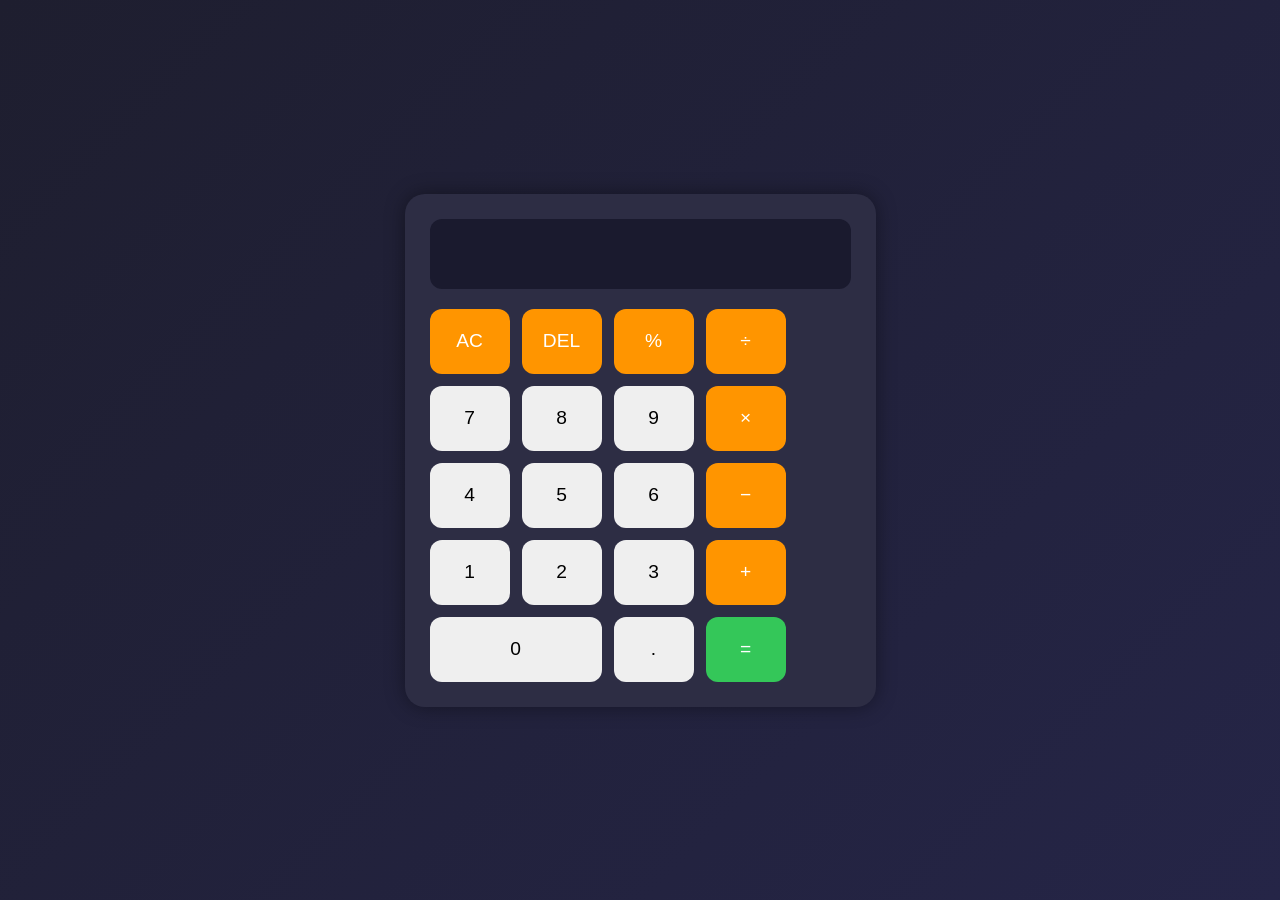
<file: MeetUpadhye_Task1_Calculator/index.html>
<!DOCTYPE html>
<html lang="en">
<head>
    <meta charset="UTF-8">
    <meta name="viewport" content="width=device-width, initial-scale=1.0">
    <title>Calculator</title>
    <link rel="stylesheet" href="style.css">
</head>
<body>

<div class="calculator">

    <input type="text" id="display" readonly>

    <div class="buttons">

        <button class="operator" onclick="clearDisplay()">AC</button>
        <button class="operator" onclick="deleteLast()">DEL</button>
        <button class="operator" onclick="appendValue('%')">%</button>
        <button class="operator" onclick="appendValue('/')">÷</button>

        <button onclick="appendValue('7')">7</button>
        <button onclick="appendValue('8')">8</button>
        <button onclick="appendValue('9')">9</button>
        <button class="operator" onclick="appendValue('*')">×</button>

        <button onclick="appendValue('4')">4</button>
        <button onclick="appendValue('5')">5</button>
        <button onclick="appendValue('6')">6</button>
        <button class="operator" onclick="appendValue('-')">−</button>

        <button onclick="appendValue('1')">1</button>
        <button onclick="appendValue('2')">2</button>
        <button onclick="appendValue('3')">3</button>
        <button class="operator" onclick="appendValue('+')">+</button>

        <button class="zero" onclick="appendValue('0')">0</button>
        <button onclick="appendValue('.')">.</button>
        <button class="equal" onclick="calculate()">=</button>

    </div>

</div>

<script src="script.js"></script>

</body>
</html>
</file>
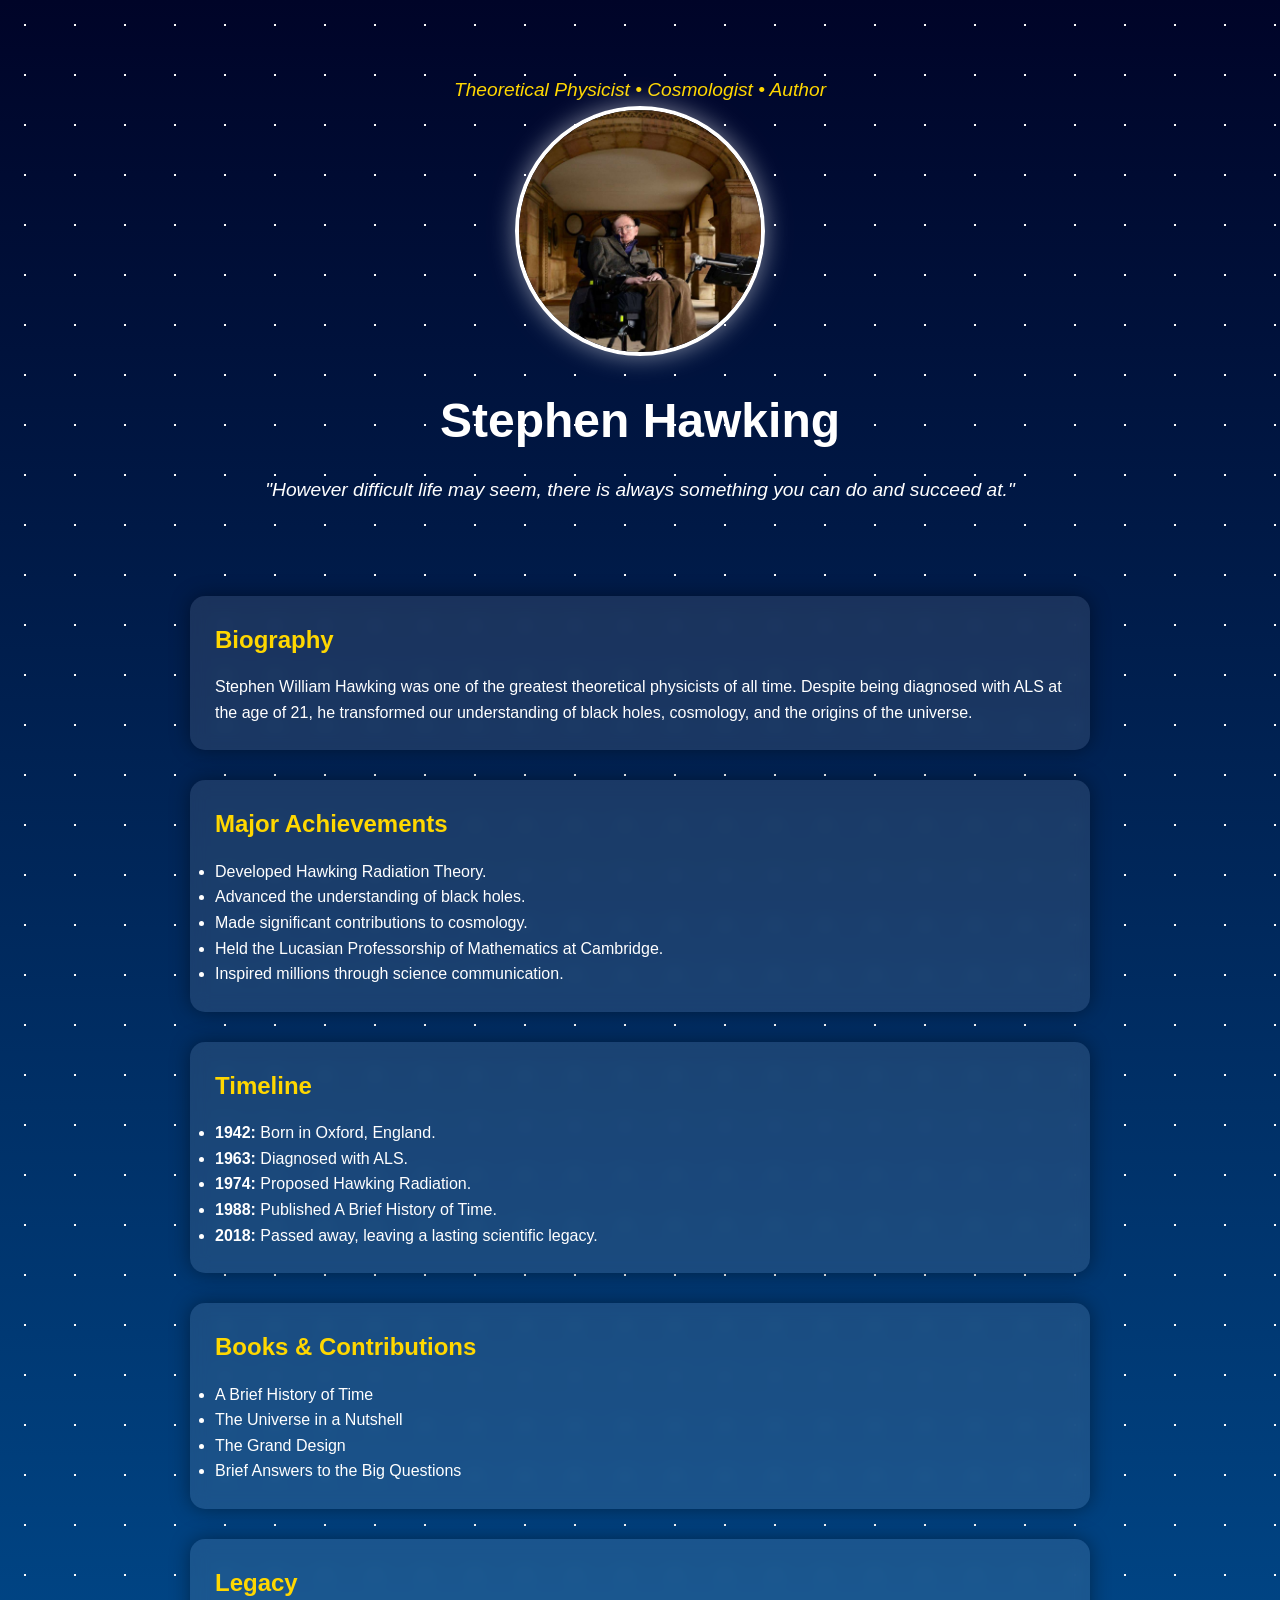
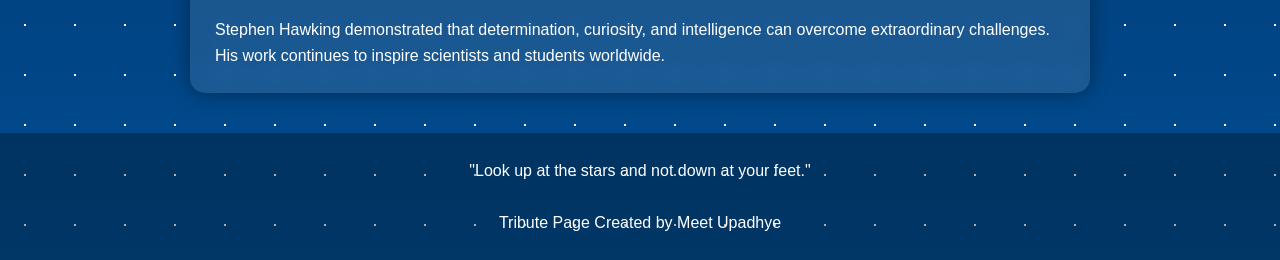
<file: MeetUpadhye_Task2_TributePage/index.html>
<!DOCTYPE html>
<html lang="en">

<head>
    <meta charset="UTF-8">
    <meta name="viewport" content="width=device-width, initial-scale=1.0">
    <title>Stephen Hawking Tribute Page</title>
    <link rel="stylesheet" href="style.css">
</head>

<body>

    <header class="hero">
        <p class="subtitle">
            Theoretical Physicist • Cosmologist • Author
        </p>
        <img src="images/stephen_hawking.jpg" alt="Stephen Hawking">
        <h1>Stephen Hawking</h1>
        <p>"However difficult life may seem, there is always something you can do and succeed at."</p>
    </header>

    <section class="card">
        <h2>Biography</h2>
        <p>
            Stephen William Hawking was one of the greatest theoretical physicists
            of all time. Despite being diagnosed with ALS at the age of 21, he
            transformed our understanding of black holes, cosmology, and the
            origins of the universe.
        </p>
    </section>

    <section class="card">
        <h2>Major Achievements</h2>

        <ul>
            <li>Developed Hawking Radiation Theory.</li>
            <li>Advanced the understanding of black holes.</li>
            <li>Made significant contributions to cosmology.</li>
            <li>Held the Lucasian Professorship of Mathematics at Cambridge.</li>
            <li>Inspired millions through science communication.</li>
        </ul>
    </section>
    <section class="card">
        <h2>Timeline</h2>

        <ul>
            <li><strong>1942:</strong> Born in Oxford, England.</li>
            <li><strong>1963:</strong> Diagnosed with ALS.</li>
            <li><strong>1974:</strong> Proposed Hawking Radiation.</li>
            <li><strong>1988:</strong> Published A Brief History of Time.</li>
            <li><strong>2018:</strong> Passed away, leaving a lasting scientific legacy.</li>
        </ul>
    </section>

    <section class="card">
        <h2>Books & Contributions</h2>

        <ul>
            <li>A Brief History of Time</li>
            <li>The Universe in a Nutshell</li>
            <li>The Grand Design</li>
            <li>Brief Answers to the Big Questions</li>
        </ul>
    </section>

    <section class="card">
        <h2>Legacy</h2>

        <p>
            Stephen Hawking demonstrated that determination, curiosity,
            and intelligence can overcome extraordinary challenges.
            His work continues to inspire scientists and students worldwide.
        </p>
    </section>

    <footer>
        <p>
            "Look up at the stars and not down at your feet."
        </p>

        <br>

        Tribute Page Created by Meet Upadhye
    </footer>

</body>

</html>
</file>
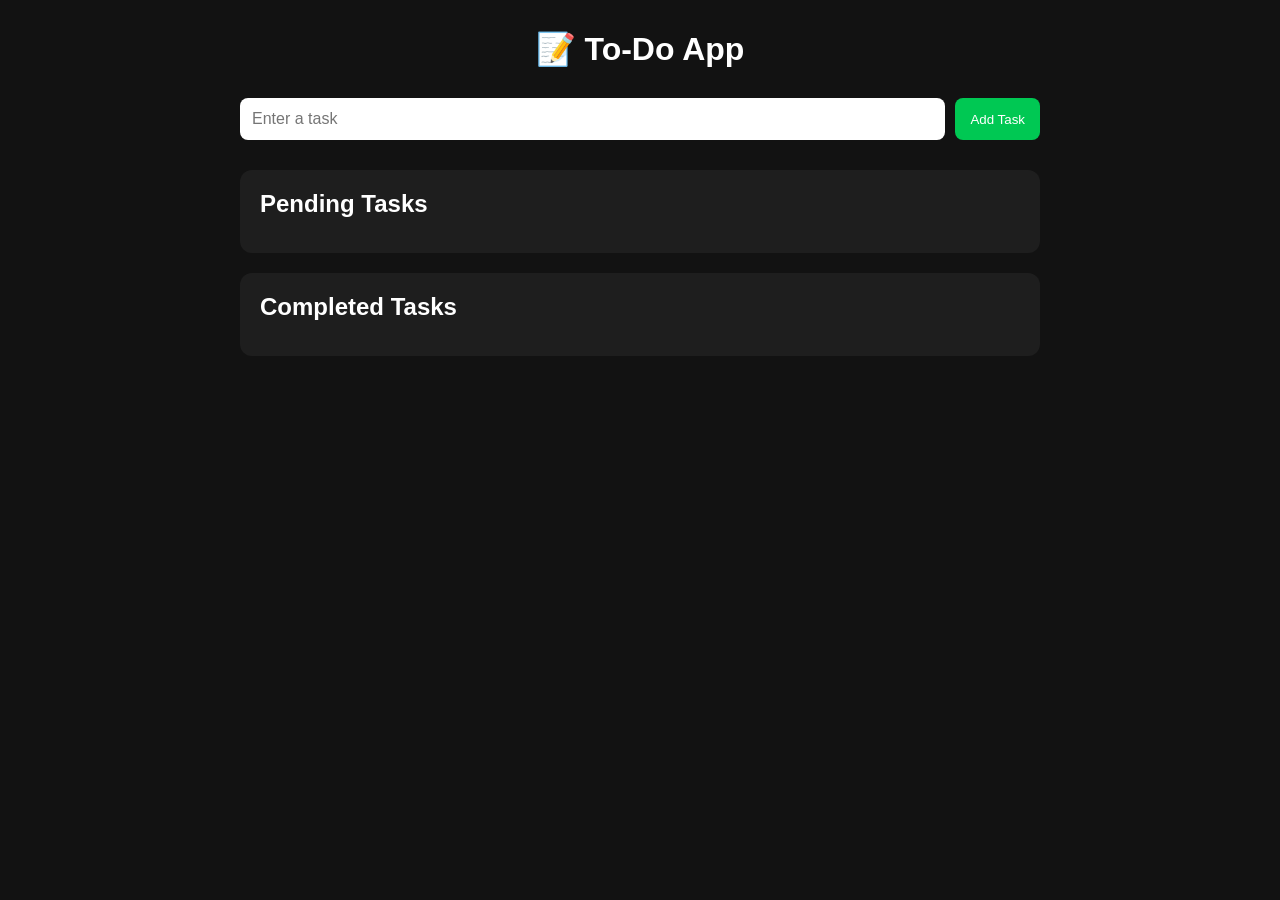
<file: MeetUpadhye_Task3_TodoApp/index.html>
<!DOCTYPE html>
<html lang="en">
<head>
    <meta charset="UTF-8">
    <meta name="viewport" content="width=device-width, initial-scale=1.0">
    <title>To-Do App</title>
    <link rel="stylesheet" href="style.css">
</head>
<body>

    <div class="container">

        <h1>📝 To-Do App</h1>

        <div class="input-section">
            <input type="text" id="taskInput" placeholder="Enter a task">
            <button onclick="addTask()">Add Task</button>
        </div>

        <div class="task-section">
            <h2>Pending Tasks</h2>
            <ul id="pendingTasks"></ul>
        </div>

        <div class="task-section">
            <h2>Completed Tasks</h2>
            <ul id="completedTasks"></ul>
        </div>

    </div>

    <script src="script.js"></script>

</body>
</html>
</file>
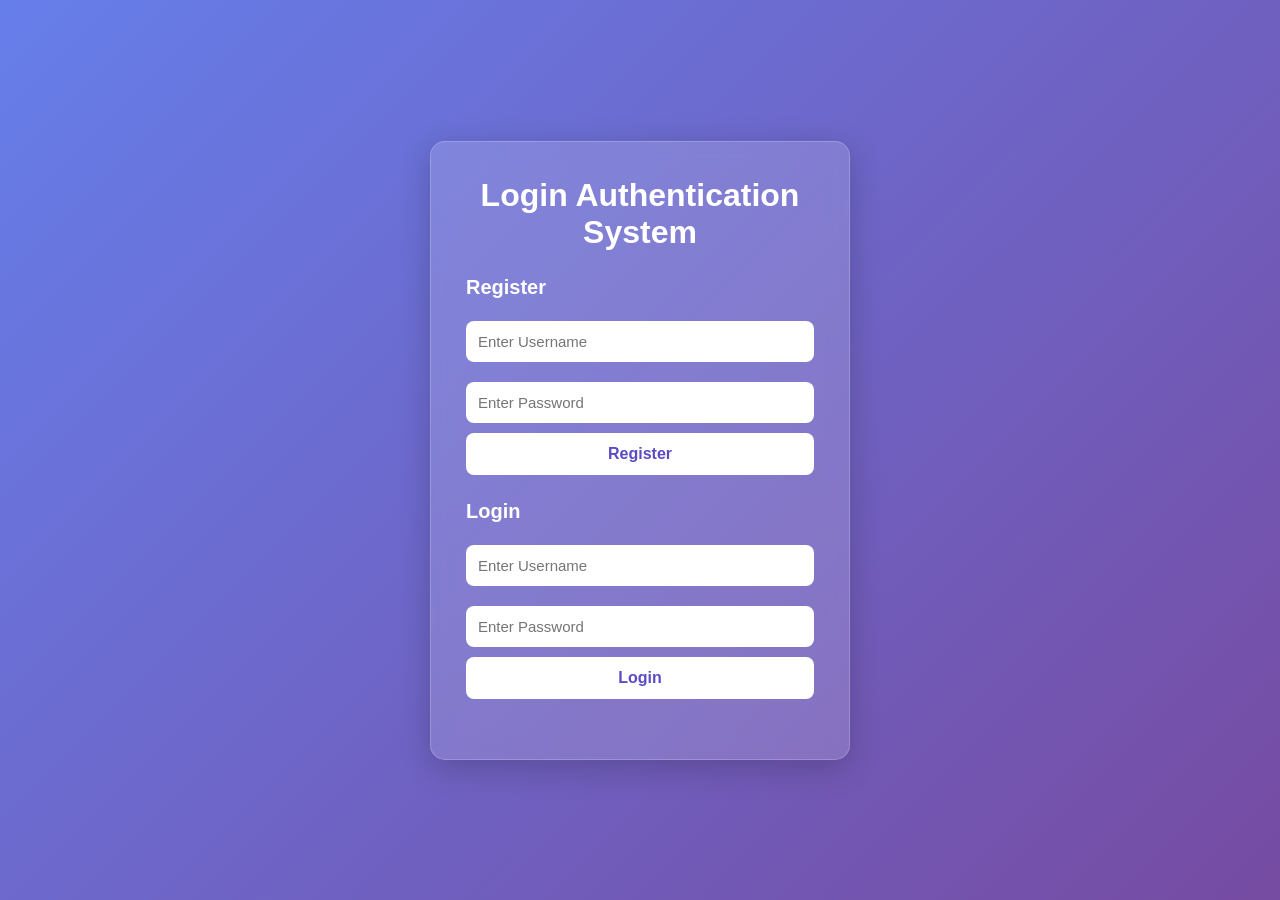
<file: MeetUpadhye_Task4_LoginAuthentication/index.html>
<!DOCTYPE html>
<html lang="en">
<head>
    <meta charset="UTF-8">
    <meta name="viewport" content="width=device-width, initial-scale=1.0">
    <title>Login Authentication System</title>
    <link rel="stylesheet" href="style.css">
</head>
<body>

    <div class="container">

        <h1>Login Authentication System</h1>

        <div class="section">
            <h2>Register</h2>

            <input type="text" id="regUsername" placeholder="Enter Username">

            <input type="password" id="regPassword" placeholder="Enter Password">

            <button onclick="registerUser()">Register</button>
        </div>

        <div class="section">
            <h2>Login</h2>

            <input type="text" id="loginUsername" placeholder="Enter Username">

            <input type="password" id="loginPassword" placeholder="Enter Password">

            <button onclick="loginUser()">Login</button>
        </div>

    </div>

    <script src="script.js"></script>

</body>
</html>
</file>
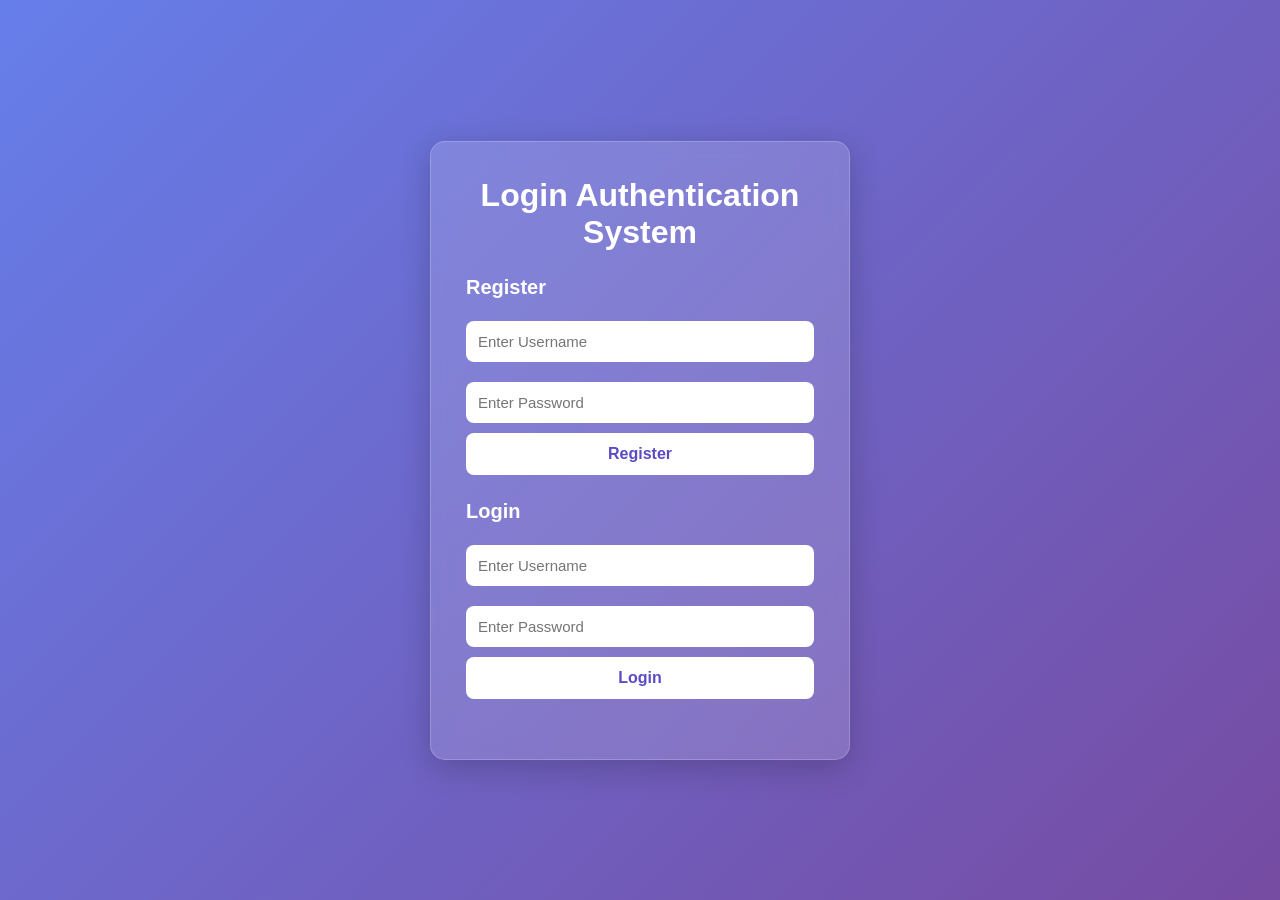
<file: MeetUpadhye_Task4_LoginAuthentication/dashboard.html>
<!DOCTYPE html>
<html lang="en">

<head>
    <meta charset="UTF-8">
    <meta name="viewport" content="width=device-width, initial-scale=1.0">
    <title>Secure Dashboard</title>
    <link rel="stylesheet" href="style.css">
</head>

<body>

    <div class="container">

        <h1>Secure Dashboard</h1>

        <h2 id="welcomeMessage"></h2>

        <h2 id="welcomeMessage"></h2>

        <p>🔐 Authentication Successful</p>

        <p>
            Welcome to your secure dashboard.
            Only logged-in users can access this page.
        </p>

        <p>
            This is a protected page that can only be accessed after authentication.
        </p>

        <button onclick="logoutUser()">Logout</button>

    </div>

    <script>

        if (localStorage.getItem("loggedIn") !== "true") {
            window.location.href = "index.html";
        }

        const username = localStorage.getItem("username");

        document.getElementById("welcomeMessage").innerText =
            "Welcome, " + username + "!";

        function logoutUser() {

            localStorage.removeItem("loggedIn");

            window.location.href = "index.html";
        }

    </script>

</body>

</html>
</file>
<file: MeetUpadhye_Task1_Calculator/style.css>
*{
    margin:0;
    padding:0;
    box-sizing:border-box;
    font-family:Arial, sans-serif;
}

body{
    height:100vh;
    display:flex;
    justify-content:center;
    align-items:center;
    background:linear-gradient(135deg,#1e1e2f,#252547);
}

.calculator{
    background:#2d2d44;
    padding:25px;
    border-radius:20px;
    box-shadow:0 0 20px rgba(0,0,0,0.4);
}

#display{
    width:100%;
    height:70px;
    border:none;
    outline:none;
    border-radius:12px;
    margin-bottom:20px;
    text-align:right;
    font-size:2rem;
    padding:10px;
    background:#1a1a2e;
    color:white;
}

.buttons{
    display:grid;
    grid-template-columns:repeat(4,80px);
    gap:12px;
}

button{
    height:65px;
    border:none;
    border-radius:12px;
    font-size:1.2rem;
    cursor:pointer;
    transition:0.3s;
}

button:hover{
    transform:scale(1.05);
}

.operator{
    background:#ff9500;
    color:white;
}

.equal{
    background:#34c759;
    color:white;
}

.zero{
    grid-column:span 2;
}
</file>
<file: MeetUpadhye_Task2_TributePage/style.css>
*{
    margin:0;
    padding:0;
    box-sizing:border-box;
}

body{
    font-family: Arial, sans-serif;
    background: linear-gradient(
        to bottom,
        #000428,
        #004e92
    );
    color:white;
    line-height:1.6;
}

.hero{
    text-align:center;
    padding:60px 20px;
}

.hero img{
    width:250px;
    height:250px;
    object-fit:cover;
    border-radius:50%;
    border:4px solid white;
    box-shadow:0 0 25px rgba(255,255,255,0.5);
}

.hero h1{
    margin-top:20px;
    font-size:3rem;
}

.hero p{
    margin-top:15px;
    font-style:italic;
    font-size:1.2rem;
}

.card{
    max-width:900px;
    margin:30px auto;
    background:rgba(255,255,255,0.1);
    backdrop-filter:blur(8px);
    padding:25px;
    border-radius:15px;
    box-shadow:0 0 20px rgba(0,0,0,0.4);
}

.card h2{
    margin-bottom:15px;
    color:#ffd700;
}

.card{
    transition:0.3s;
}

.card:hover{
    transform:translateY(-5px);
}

footer{
    text-align:center;
    padding:25px;
    margin-top:40px;
    background:rgba(0,0,0,0.3);
}
body{
    background:
    radial-gradient(white 1px, transparent 1px),
    radial-gradient(white 1px, transparent 1px),
    linear-gradient(to bottom,#000428,#004e92);

    background-size:50px 50px,100px 100px,100% 100%;
    background-position:0 0,25px 25px,0 0;
}
.subtitle{
    margin-top:10px;
    color:#ffd700;
    font-size:1.1rem;
}
</file>
<file: MeetUpadhye_Task3_TodoApp/style.css>
*{
    margin:0;
    padding:0;
    box-sizing:border-box;
    font-family:Arial, sans-serif;
}

body{
    background:#121212;
    color:white;
    min-height:100vh;
    display:flex;
    justify-content:center;
    padding:30px;
}

.container{
    width:100%;
    max-width:800px;
}

h1{
    text-align:center;
    margin-bottom:30px;
}

.input-section{
    display:flex;
    gap:10px;
    margin-bottom:30px;
}

input{
    flex:1;
    padding:12px;
    border:none;
    border-radius:8px;
    font-size:16px;
}

button{
    padding:10px 15px;
    border:none;
    border-radius:8px;
    cursor:pointer;
}

.input-section button{
    background:#00c853;
    color:white;
}

.task-section{
    background:#1e1e1e;
    padding:20px;
    margin-bottom:20px;
    border-radius:12px;
}

.task-section h2{
    margin-bottom:15px;
}

li{
    list-style:none;
    background:#2c2c2c;
    padding:15px;
    margin-bottom:10px;
    border-radius:10px;
}

.task-info{
    margin-bottom:10px;
}

.task-date{
    font-size:12px;
    color:#bdbdbd;
}

.task-buttons button{
    margin-right:8px;
}

.complete-btn{
    background:#00c853;
    color:white;
}

.edit-btn{
    background:#ff9800;
    color:white;
}

.delete-btn{
    background:#f44336;
    color:white;
}
</file>
<file: MeetUpadhye_Task4_LoginAuthentication/style.css>
*{
    margin: 0;
    padding: 0;
    box-sizing: border-box;
    font-family: 'Segoe UI', Tahoma, Geneva, Verdana, sans-serif;
}

body{
    min-height: 100vh;
    display: flex;
    justify-content: center;
    align-items: center;

    background: linear-gradient(
        135deg,
        #667eea,
        #764ba2
    );
}

.container{
    width: 420px;
    padding: 35px;

    background: rgba(255,255,255,0.15);

    backdrop-filter: blur(10px);

    border: 1px solid rgba(255,255,255,0.2);

    border-radius: 15px;

    box-shadow: 0 8px 32px rgba(0,0,0,0.2);

    color: white;
}

h1{
    text-align: center;
    margin-bottom: 25px;
}

h2{
    margin-bottom: 12px;
    font-size: 20px;
}

.section{
    margin-bottom: 25px;
}

input{
    width: 100%;
    padding: 12px;
    margin: 10px 0;

    border: none;
    border-radius: 8px;

    outline: none;

    font-size: 15px;
}

button{
    width: 100%;
    padding: 12px;

    border: none;
    border-radius: 8px;

    background: #ffffff;
    color: #5b4bc4;

    font-size: 16px;
    font-weight: bold;

    cursor: pointer;

    transition: all 0.3s ease;
}

button:hover{
    transform: translateY(-2px);
    box-shadow: 0 5px 15px rgba(0,0,0,0.2);
}

p{
    text-align: center;
    margin: 15px 0;
}

#welcomeMessage{
    text-align: center;
    margin-bottom: 15px;
}

@media(max-width: 500px){

    .container{
        width: 90%;
        padding: 25px;
    }
}
</file>
